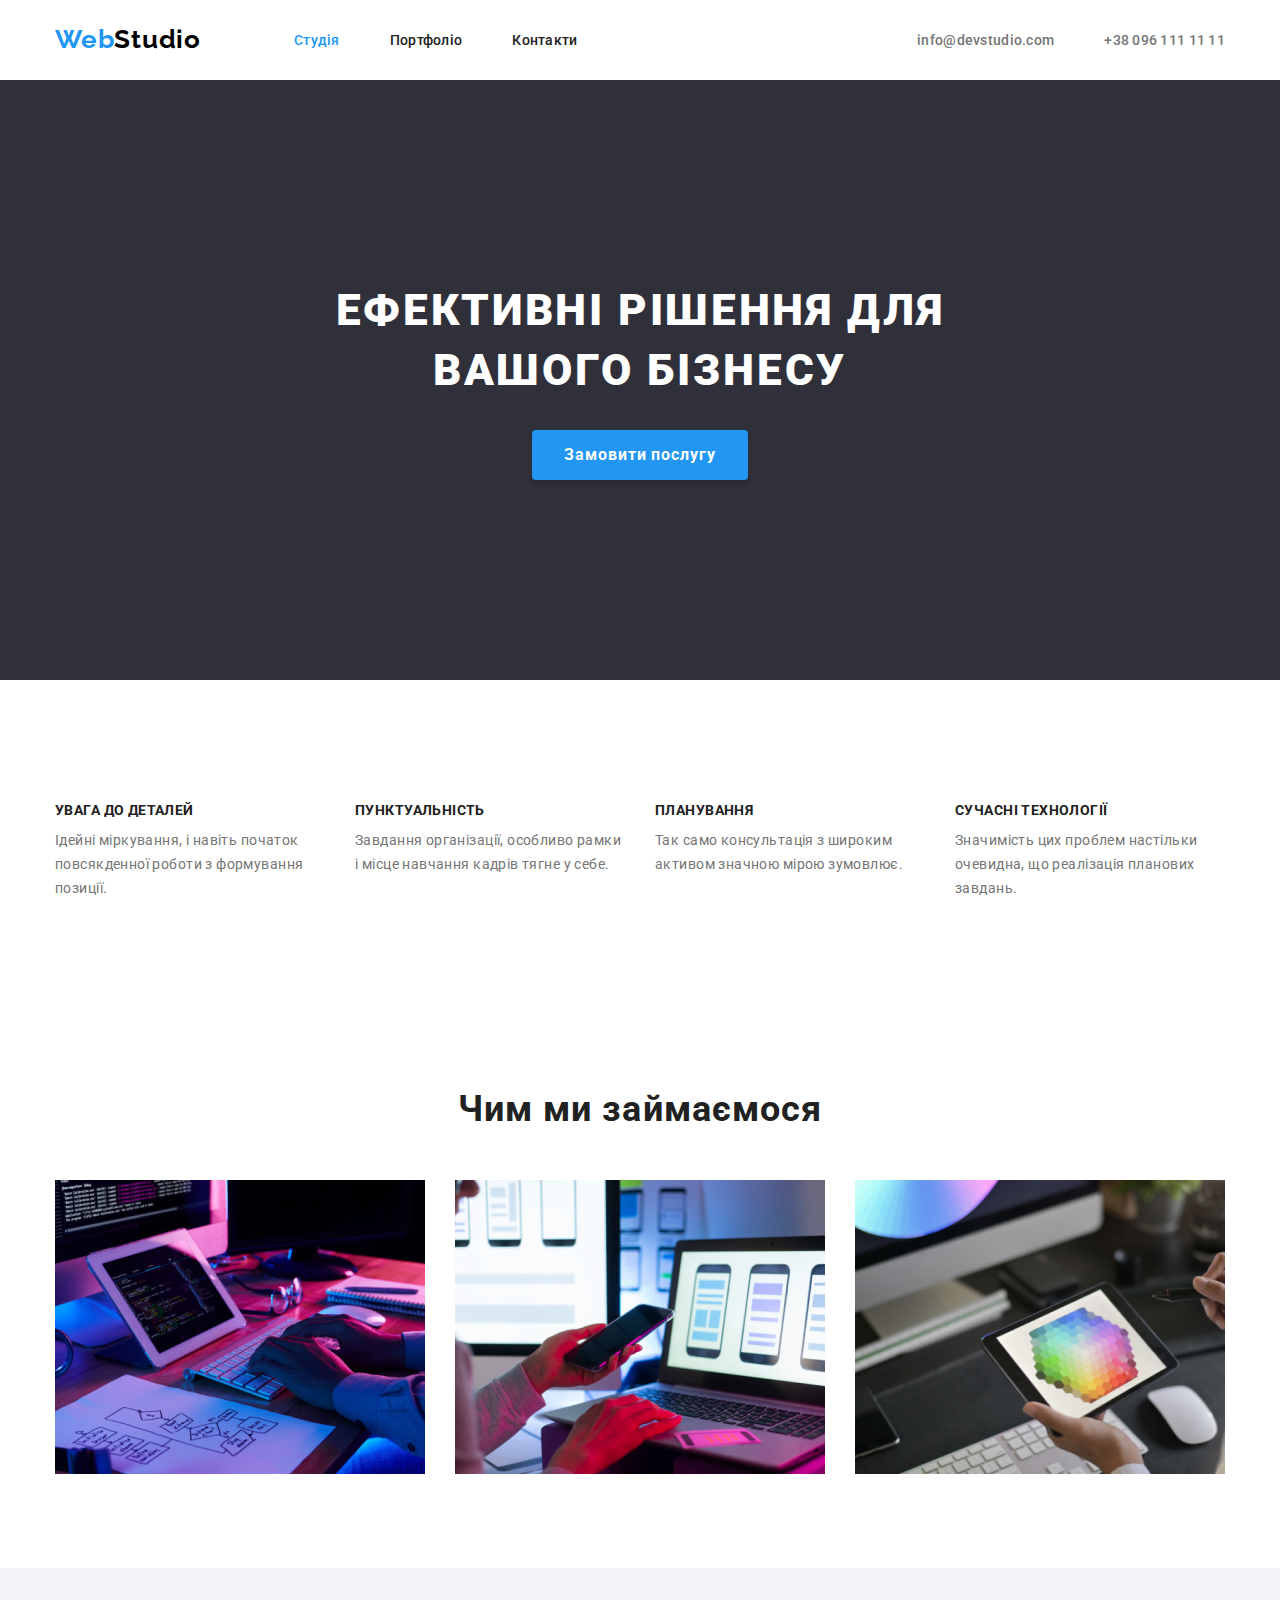
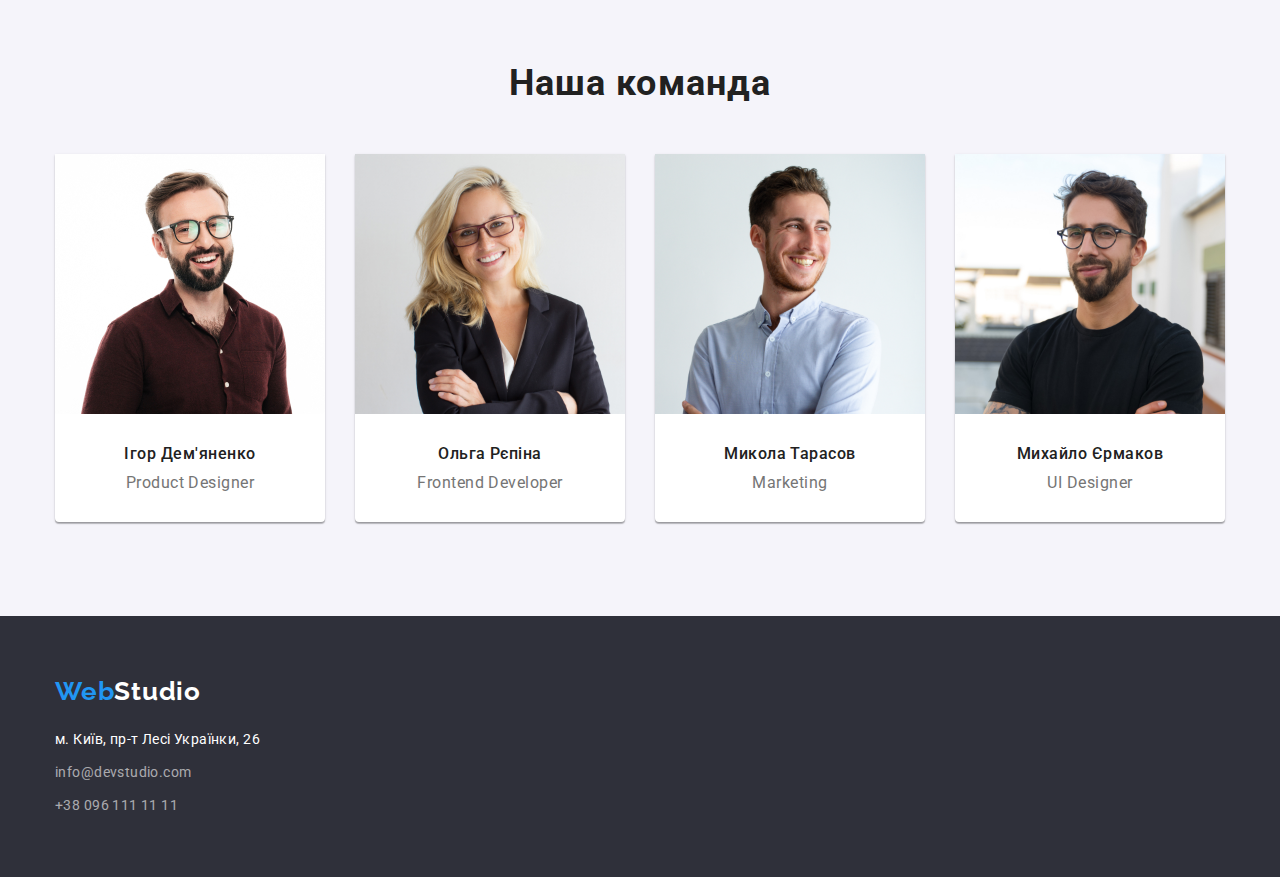
<file: index.html>
<!DOCTYPE html>
<html lang="uk">

	<head>
		<meta charset="UTF-8" />
		<meta http-equiv="X-UA-Compatible" content="IE=edge"/>
		<meta name="viewport" content="width=device-width, initial-scale=1.0"/>
		
		<title>Web Studio</title>
		<!--Font-->
		<link rel="preconnect" href="https://fonts.googleapis.com"/>
		<link rel="preconnect" href="https://fonts.gstatic.com" crossorigin/>
		<link
		href="https://fonts.googleapis.com/css2?family=Raleway:wght@700&family=Roboto:wght@400;500;700;900&display=swap"
		rel="stylesheet" />
		<link rel="stylesheet" href="https://cdnjs.cloudflare.com/ajax/libs/modern-normalize/1.1.0/modern-normalize.min.css">
		<link rel="stylesheet" href="css/styles.css"/>
		<!-- Header section -->
	</head>
	<body>
		<header class="header">
			<div class="container">
				<div class="header__inner">
				<nav>
					<a href="./index.html" class="logo logo-bl"><span class="logo-blue">Web</span>Studio</a>
					<ul class="site-nav list">
						<li>
							<a class="is-active" href="./index.html">Студія</a>
						</li>
						<li>
							<a href="./portfolio.html">Портфоліо</a>
						</li>
						<li>
							<a href="#">Контакти</a>
						</li>
					</ul>
				</nav>
				<ul class="header-contacts list">
					<li>
						<a href="mailto:info@devstudio.com">info@devstudio.com</a>
					</li>
					<li>
						<a href="tel:+380961111111">+38 096 111 11 11</a>
					</li>
				</ul>
				</div>
			</div>
		</header>
		<main>
			<!-- Hero section -->
			<section class="hero">
			<div class="container">
				<div class="hero__inner">
					<h1 class="hero-title">Ефективні рішення для вашого бізнесу</h1>
					<button type="button" class="btn-hero">Замовити послугу</button>
				</div>
			</div>
			</section>
			<!-- About us section -->
			<section class="section about">
			<div class="container">
				<div class="about__inner">
					<h2 class="hide">About US</h2>
					<ul class="list feature-list">
						<li>
							<h3 class="feature-list-title">УВАГА ДО ДЕТАЛЕЙ</h3>
							<p class="feature-list-text">
								Ідейні міркування, і навіть початок повсякденної роботи з
								формування позиції.
							</p>
						</li>
						<li>
							<h3 class="feature-list-title">ПУНКТУАЛЬНІСТЬ</h3>
							<p class="feature-list-text">
								Завдання організації, особливо рамки і місце навчання кадрів тягне
								у себе.
							</p>
						</li>
						<li>
							<h3 class="feature-list-title">ПЛАНУВАННЯ</h3>
							<p class="feature-list-text">
								Так само консультація з широким активом значною мірою зумовлює.
							</p>
						</li>
						<li>
							<h3 class="feature-list-title">СУЧАСНІ ТЕХНОЛОГІЇ</h3>
							<p class="feature-list-text">
								Значимість цих проблем настільки очевидна, що реалізація планових
								завдань.
							</p>
						</li>
					</ul>
				</div>
			</div>
			</section>
			<!-- what we do section -->
			<section class="section what">
				<div class="container">
					<div class="what__inner">
					<h2 class="what__title section-title">Чим ми займаємося</h2>
					<ul class="list what__list">
						<li>
							<img src="images/box1.png" alt="typing the keyboard" width="370"/>
						</li>
						<li>
							<img src="images/box2.png" alt="computer the table" width="370"/>
						</li>
						<li>
							<img src="images/box3.jpg" alt="tablet with diagram" width="370"/>
						</li>
					</ul>
					</div>
				</div>
			</section>
			<!-- Our team section -->
			<section class="section team">
				<div class="container">
					<div class="team__inner">
						<h2 class="team__title section-title">Наша команда</h2>
						<ul class="list team__list">
							<li class="team__item">
								<img src="images/team1.jpg" alt="team member 1" width="270"/>
								<div class="team-inform">
									<h3 class="team-card-title">Ігор Дем'яненко</h3>
									<p class="team-card-text">Product Designer</p>
								</div>
							</li>
							<li class="team__item">
								<img src="images/team2.jpg" alt="team member 2" width="270"/>
								<div class="team-inform">
									<h3 class="team-card-title">Ольга Рєпіна</h3>
									<p class="team-card-text">Frontend Developer</p>
								</div>
							</li>
							<li class="team__item">
								<img src="images/team3.jpg" alt="team member 3" width="270"/>
								<div class="team-inform">
									<h3 class="team-card-title">Микола Тарасов</h3>
									<p class="team-card-text">Marketing</p>
								</div>
							</li>
							<li class="team__item">
								<img src="images/team4.jpg" alt="team member 4" width="270"/>
									<div class="team-inform">
										<h3 class="team-card-title">Михайло Єрмаков</h3>
										<p class="team-card-text">UI Designer</p>
									</div>
							</li>
						</ul>
					</div>
				</div>
			</section>
		</main>
	<!-- footer section  -->
		<footer class="footer">
			<div class="container">
				<div>
				<a href="./index.html" class="logo footer__logo logo-wh">
					<span class="logo-blue">Web</span>Studio</a>
				<address class="footer-contacts">
					<a href="#" class="footer-adress">м. Київ, пр-т Лесі Українки, 26</a>
					<a href="mailto:info@devstudio.com" class="cont">info@devstudio.com</a>
					<a href="tel:+380961111111" class="cont">+38 096 111 11 11</a>
				</address>
				</div>
			</div>
		</footer>
	</body>
</html>
</file>
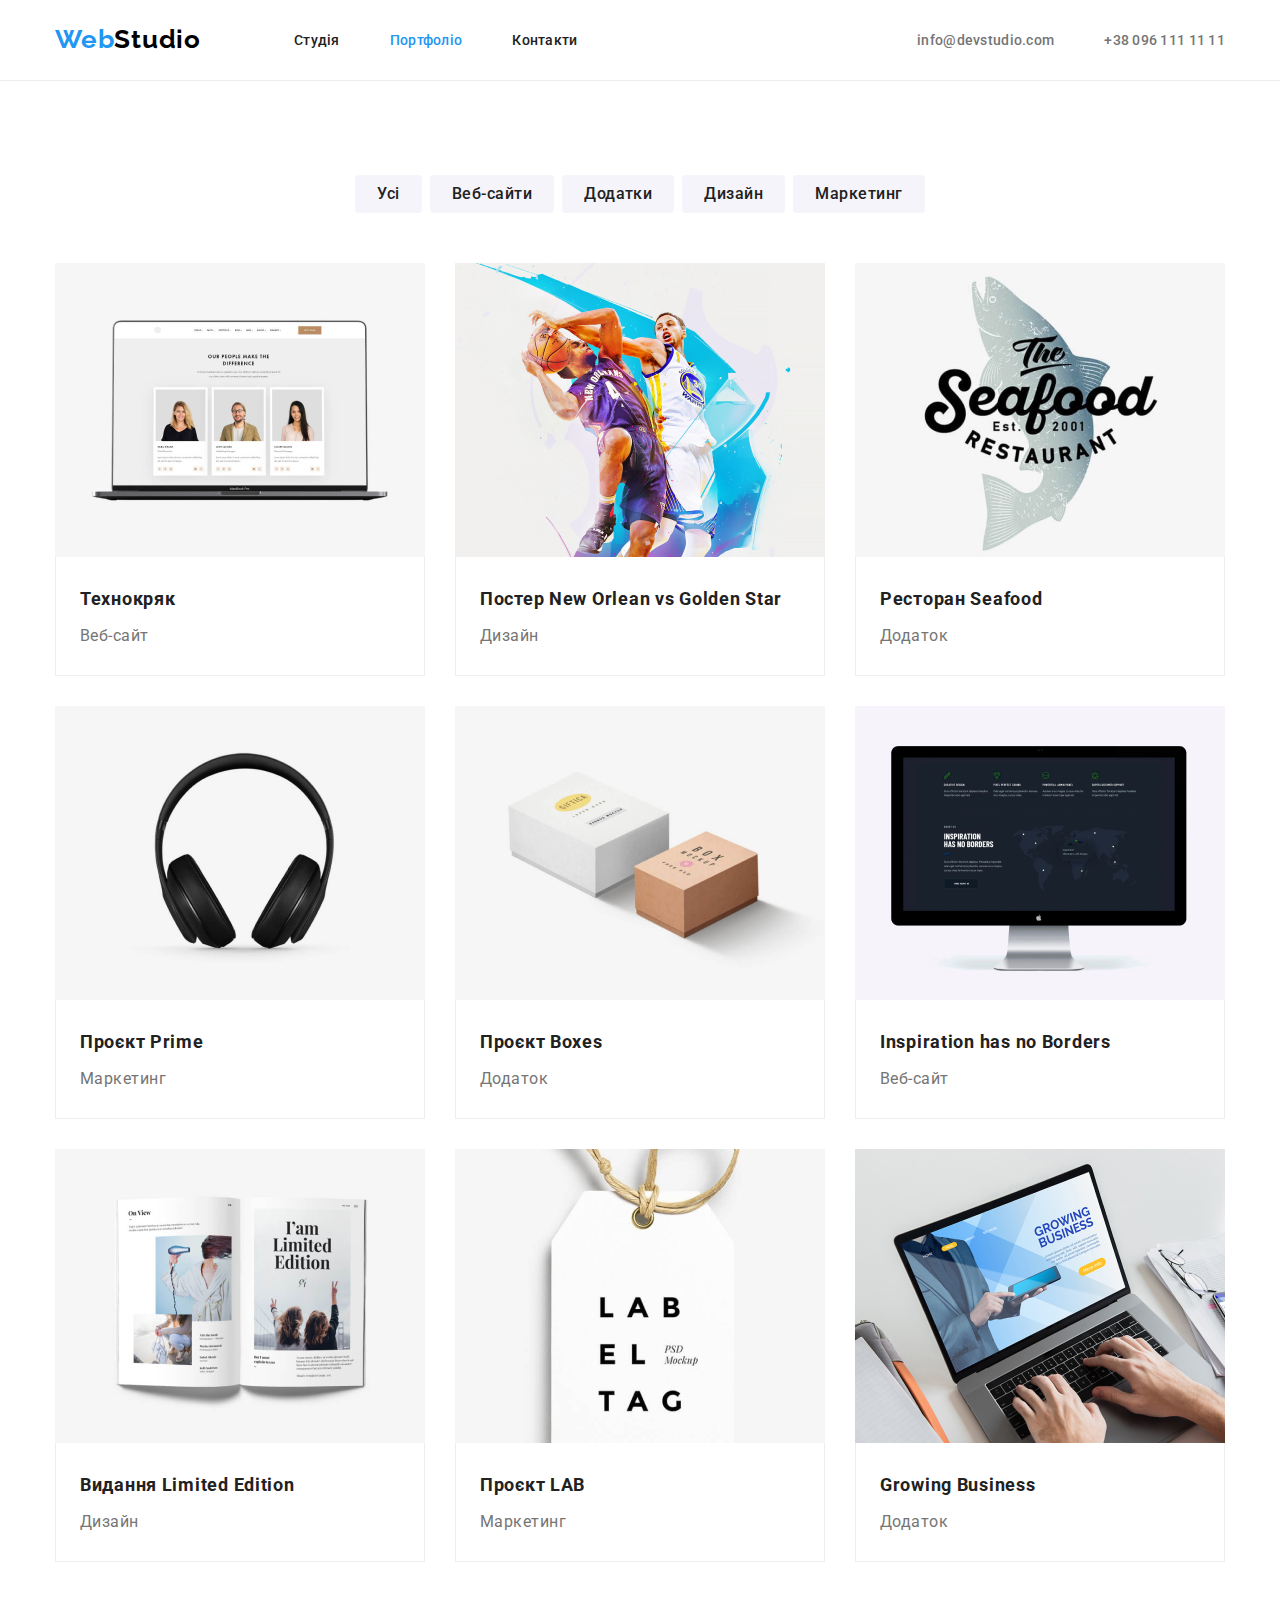
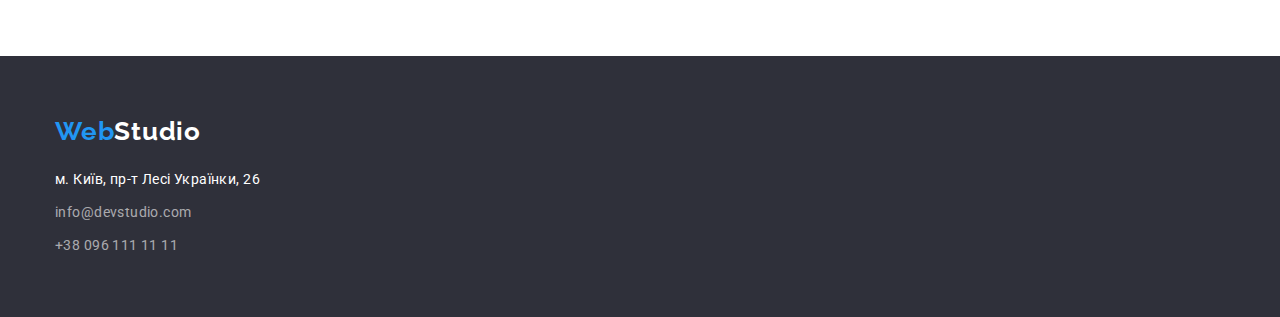
<file: portfolio.html>
<!DOCTYPE html>
<html lang="uk">

<head>
	<meta charset="UTF-8"/>
	<meta http-equiv="X-UA-Compatible" content="IE=edge"/>
	<meta name="viewport" content="width=device-width, initial-scale=1.0"/>
	<link rel="preconnect" href="https://fonts.googleapis.com"/>
	<link rel="preconnect" href="https://fonts.gstatic.com" crossorigin/>
	<link
		href="https://fonts.googleapis.com/css2?family=Raleway:wght@700&family=Roboto:wght@400;500;700;900&display=swap"
		rel="stylesheet"/>
	<title>Web Studio</title>
	<link rel="stylesheet" href="https://cdnjs.cloudflare.com/ajax/libs/modern-normalize/1.1.0/modern-normalize.min.css">
	<link rel="stylesheet" href="css/styles.css"/>
	<!--Font-->
</head>

<body>
	<header class="header">
		<div class="container">
			<div class="header__inner">
				<nav>
					<a href="./index.html" class="logo logo-bl"><span class="logo-blue">Web</span>Studio</a>
					<ul class="site-nav list">
						<li>
							<a href="./index.html">Студія</a>
						</li>
						<li>
							<a class="is-active" href="./portfolio.html">Портфоліо</a>
						</li>
						<li>
							<a href="#">Контакти</a>
						</li>
					</ul>
				</nav>
				<ul class="header-contacts list">
					<li>
						<a href="mailto:info@devstudio.com">info@devstudio.com</a>
					</li>
					<li>
						<a href="tel:+380961111111">+38 096 111 11 11</a>
					</li>
				</ul>
			</div>
		</div>
	</header>
	<main>
		<section class="shop">
			<div class="container">
				<div class="shop__inner">
					<h1 class="buttons-projects"></h1>
					<ul class="list buttons">
						<li>
							<button type="button" class="btn">Усі</button>
						</li>
						<li>
							<button type="button" class="btn">Веб-сайти</button>
						</li>
						<li>
							<button type="button" class="btn">Додатки</button>
						</li>
						<li>
							<button type="button" class="btn">Дизайн</button>
						</li>
						<li>
							<button type="button" class="btn">Маркетинг</button>
						</li>
					</ul>
					<ul class="list shop__list">
						<li>
							<img src="images/project1.jpg" alt="notebook" width="368" />
							<div class="shop__box">
								<h2 class="projects-card-title">Технокряк</h2>
								<p class="projects-card-text">Веб-сайт</p>
							</div>
						</li>
						<li>
							<img src="images/project2.jpg" alt="poster" width="368" />
							<div class="shop__box">
								<h2 class="projects-card-title">Постер New Orlean vs Golden Star</h2>
								<p class="projects-card-text">Дизайн</p>
							</div>
						</li>
						<li>
							<img src="images/project3.jpg" alt="logo" width="368" />
							<div class="shop__box">
								<h2 class="projects-card-title">Ресторан Seafood</h2>
								<p class="projects-card-text">Додаток</p>
							</div>
						</li>
						<li>
							<img src="images/project4.jpg" alt="headphones" width="368" />
							<div class="shop__box">
								<h2 class="projects-card-title">Проєкт Prime</h2>
								<p class="projects-card-text">Маркетинг</p>
							</div>
						</li>
						<li>
							<img src="images/project5.jpg" alt="cardboxes" width="368" />
							<div class="shop__box">
								<h2 class="projects-card-title">Проєкт Boxes</h2>
								<p class="projects-card-text">Додаток</p>
							</div>
						</li>
						<li>
							<img src="images/project6.jpg" alt="monitor" width="368" />
							<div class="shop__box">
								<h2 class="projects-card-title">Inspiration has no Borders</h2>
								<p class="projects-card-text">Веб-сайт</p>
							</div>
						</li>
						<li>
							<img src="images/project7.jpg" alt="book" width="368" />
							<div class="shop__box">
								<h2 class="projects-card-title">Видання Limited Edition</h2>
								<p class="projects-card-text">Дизайн</p>
							</div>
						</li>
						<li>
							<img src="images/project8.jpg" alt="tag" width="368" />
							<div class="shop__box">
								<h2 class="projects-card-title">Проєкт LAB</h2>
								<p class="projects-card-text">Маркетинг</p>
							</div>
						</li>
						<li>
							<img src="images/project9.jpg" alt="notebook" width="368" />
							<div class="shop__box">
								<h2 class="projects-card-title">Growing Business</h2>
								<p class="projects-card-text">Додаток</p>
							</div>
						</li>
					</ul>
				</div>
			</div>
		</section>
	</main>
	<!-- footer section  -->
	<footer class="footer">
		<div class="container">
			<div class="footer__inner">
				<a href="./index.html" class="logo footer__logo logo-wh">
					<span class="logo-blue">Web</span>Studio</a>
				<address class="footer-contacts">
					<a href="#" class="footer-adress">м. Київ, пр-т Лесі Українки, 26</a>
					<a href="mailto:info@devstudio.com" class="cont">info@devstudio.com</a>
					<a href="tel:+380961111111" class="cont">+38 096 111 11 11</a>
				</address>
			</div>
		</div>
	</footer>
</body>

</html>
</file>
<file: css/styles.css>
:root {
	/* Fonts */
	--main-font: "Roboto", sans-serif;
	--secondary-font: "Raleway", sans-serif;
	/*Text colors*/
	--main-txt-cl: #757575;
	--second-txt-cl: #212121;
	--accent-txt-cl: #2196f3;
	--light-txt-cl: #ffffff;
	--black-txt-cl: #000000;
	--black-opacity-txt-cl: rgba(255, 255, 255, 0.6);

	/*Background colors*/
	--main-bg-cl: #FFFFFF;
	--secondary-bg-cl: #2f303a;
	--third-bg-cl: #f5f4fa;
	--button-bg-cl: #2196f3;
}


*,
*::after,
*::before {
	-webkit-box-sizing: border-box;
	box-sizing: border-box;
}

body {
	position: relative;
	font-style: normal;
	margin: 0;
	padding: 0;
}

input {
	border: none;
	font-family: inherit;
	font-weight: inherit;
	font-size: inherit;
}

input:-webkit-autofill {
	-webkit-box-shadow: 0 0 0 30px rgba(255, 255, 255, 0) inset;
	box-shadow: 0 0 0 30px rgba(255, 255, 255, 0) inset;
}

input::-webkit-outer-spin-button,
input::-webkit-inner-spin-button {
	-webkit-appearance: none;
	margin: 0;
}

textarea,
input,
button:focus {
	outline: none;
}

button {
	font-size: inherit;
	cursor: pointer;
	border: none;
	background: none;
	padding: 0;
	font-family: inherit;
	color: inherit;
}

ul,
li {
	display: block;
	margin: 0;
	padding: 0;
}

h1,
h2,
h3,
h4,
h5,
h6 {
	margin: 0;
}

p {
	margin: 0;
}

a {
	text-decoration: none;
	color: inherit;
}

textarea {
	color: inherit;
	font-family: inherit;
	font-weight: inherit;
	font-size: inherit;
	border: none;
	resize: none;
}

.container {
	width: 1200px;
	margin: 0 auto;
	padding-left: 15px;
	padding-right: 15px;
}


/* body */
body {
	background-color: var(--main-bg-cl);
	color: var(--main-txt-cl);
	font-family: var(--main-font);
}

/* header */
.header {
	background-color: var(--light-txt-cl);
	font-weight: 500;
	font-size: 14px;
	line-height: calc(16/14);
	letter-spacing: 0.02em;
	margin: 0;
	padding: 24px 0 25px;
}

.header nav {
	display: flex;
	align-items: center;
}


.header__inner {
	display: flex;
	align-items: center;
	justify-content: space-between;
}

nav:active {
	color: var(--accent-txt-cl);
}

.header-contacts a {
	text-decoration: none;
	color: var(--main-txt-cl);
	margin-left: auto;
}

.header-contacts a:hover,
.header-contacts a:focus {
	color: var(--accent-txt-cl);
}


/* logo */
.logo {
	display: inlineblock;
	margin-right: 93px;
	font-family: var(--secondary-font);
	font-weight: 700;
	font-size: 26px;
	line-height: calc(31/26);
	letter-spacing: 0.03em;
	text-decoration: none;
}

.logo-bl {
	color: var(--black-txt-cl);
}

.logo-wh {
	color: var(--light-txt-cl);
}

.logo-blue {
	color: var(--accent-txt-cl);
}

/* help class to remove dots in ul */
.list {
	list-style: none;
}

/* help class to hide header */
.hide {
	visibility: hidden;
}

/* site-nav */

.site-nav,
.header-contacts {
	display: flex;
}

.site-nav .is-active {
	color: var(--accent-txt-cl);
}

.site-nav a {
	text-decoration: none;
	color: var(--second-txt-cl);
}

.site-nav a:hover,
.site-nav a:focus {
	color: var(--accent-txt-cl);
}

.site-nav li:not(:last-child),
.header-contacts li:not(:last-child) {
	margin-right: 50px;
}

/* hero */

.hero {
	padding: 200px 0;
	background-color: var(--secondary-bg-cl);
}

.hero-title {
	display: block;
	margin: 0 auto 30px;
	max-width: 700px;
	font-weight: 900;
	font-size: 44px;
	line-height: calc(60/44);

	text-align: center;
	letter-spacing: 0.06em;
	text-transform: uppercase;
	color: var(--light-txt-cl);
}

.btn-hero {
	font-family: var(--main-font);
	color: var(--light-txt-cl);
	background-color: var(--button-bg-cl);
	font-weight: 700;
	font-size: 16px;
	line-height: calc(30/16);
	padding: 10px 32px;
	border-radius: 4px;
	margin: 0 auto;
	max-width: fit-content;
	display: flex;
	align-items: center;
	text-align: center;
	letter-spacing: 0.06em;
	box-shadow: 0px 4px 4px rgba(0, 0, 0, 0.15);
}


.about {
	padding-top: 94px;
	padding-bottom: 94px;

}

.feature-list {
	display: grid;
	grid-template-columns: 1fr 1fr 1fr 1fr;
	gap: 30px;
}

.feature-list-title {
	margin-bottom: 10px;
	

}

.what {
	padding-bottom: 94px;
}

.what__title {
	margin-bottom: 50px;
}

.what__list {
	display: grid;
	grid-template-columns: 1fr 1fr 1fr;
	gap: 30px;
}

.what__list li img {
	display: block;
	border: 0;
}
.what__title {
	padding-top: 0;
}

/* section  */

.section.team {
	background-color: var(--third-bg-cl);
}

.section-title {
	font-weight: 700;
	font-size: 36px;
	line-height: calc(42/36);
	text-align: center;
	letter-spacing: 0.03em;
	color: var(--second-txt-cl);
}

.section {
	padding-top: 94px;
	padding-bottom: 94px;
}

/* features */

.feature-list-title {
	font-weight: 700;
	font-size: 14px;
	line-height: calc(16/14);
	letter-spacing: 0.03em;
	text-transform: uppercase;
	color: var(--second-txt-cl);
}

.feature-list-text {
	font-size: 14px;
	line-height: calc(24/14);
	letter-spacing: 0.03em;
	color: var(--main-txt-cl);
}

/* team  */

.team-card-title {
	font-weight: 500;
	font-size: 16px;
	line-height: calc(19/16);
	text-align: center;
	letter-spacing: 0.03em;
	color: var(--second-txt-cl);
}

.team-card-text {
	font-size: 16px;
	line-height: calc(19/16);
	text-align: center;
	letter-spacing: 0.03em;
	color: var(--main-txt-cl);
}

.team {
	padding: 94px 0;
}

.team__title {
	margin-bottom: 50px;
}

.team__list {
	display: grid;
	grid-template-columns: 1fr 1fr 1fr 1fr;
	gap: 30px;
}

.team__item {
	background: #fff;
	box-shadow: 0px 1px 3px rgba(0, 0, 0, 0.12), 0px 1px 1px rgba(0, 0, 0, 0.14), 0px 2px 1px rgba(0, 0, 0, 0.2);
	border-radius: 0px 0px 4px 4px;
}


.team-card-title {
	margin-bottom: 10px;
}

.team-inform {
	padding-top: 30px;
	padding-bottom: 30px;
}

img {
	display: block;
	height: auto;
	width: 100%;
}

/* buttons */
.btn {
	font-weight: 500;
	font-size: 16px;
	line-height: calc(26/16);
	text-align: center;
	letter-spacing: 0.03em;

	cursor: pointer;
}

.buttons .btn {
	color: var(--second-txt-cl);
	background-color: var(--third-bg-cl);
}

.buttons .btn:hover,
.buttons .btn:focus {
	color: var(--light-txt-cl);
	background-color: var(--button-bg-cl);
}
.buttons-projects {
	visibility: hidden;
}

/* projects */
.projects-card-title {
	font-weight: 700;
	font-size: 18px;
	line-height: calc(36/18);
	letter-spacing: 0.04em;
	margin-bottom: 4px;
	color: var(--second-txt-cl);
}

.projects-card-text {
	font-size: 16px;
	line-height: calc(30/16);
	letter-spacing: 0.03em;
	color: var(--main-txt-cl);
}

/* footer */

.footer {
	padding-top: 60px;
    padding-bottom: 60px;
	background-color: var(--secondary-bg-cl);
}

.footer__logo {
	display: block;
	margin-bottom: 20px;
}

.footer-contacts {
	display: flex;
	flex-direction: column;
}

.footer-contacts .cont:nth-child(2) {
	display: block;
	margin-bottom: 9px;
}

.footer-adress {
	margin-bottom: 9px;
}

.footer-adress {
	font-style: normal;
	font-size: 14px;
	line-height: calc(24/14);
	letter-spacing: 0.03em;
	color: var(--light-txt-cl);
	text-decoration: none;
}

.footer-contacts .cont {
	font-style: normal;
	font-size: 14px;
	line-height: calc(24/14);
	letter-spacing: 0.03em;
	color: var(--black-opacity-txt-cl);
	text-decoration: none;
}

.footer-contacts .cont:hover,
.footer-contacts .cont:focus,
.footer-contacts .footer-adress:hover,
.footer-contacts .footer-adress:focus {
	color: var(--accent-txt-cl);
}

.shop {
	border-top: 1px solid #ECECEC;
	padding-top: 94px;
	padding-bottom: 94px;
}

.buttons {
	display: flex;
	justify-content: center;
	margin-bottom: 50px;
}

.buttons li:not(:last-child) {
	margin-right: 8px;
}

.buttons li button {
	border-radius: 4px;
	padding: 6px 22px;
}

.buttons li button:hover {
	box-shadow: 0px 3px 1px rgba(0, 0, 0, 0.1), 0px 1px 2px rgba(0, 0, 0, 0.08), 0px 2px 2px rgba(0, 0, 0, 0.12);
}

.shop__list {
	display: grid;
	grid-template-columns: 1fr 1fr 1fr;
	gap: 30px;
}

.shop__box {
	padding: 24px;
	border: 1px solid #EEEEEE;
	border-top: 0px;
}

.shop__list li img {
	display: block;
	width: 100%;
}
</file>
